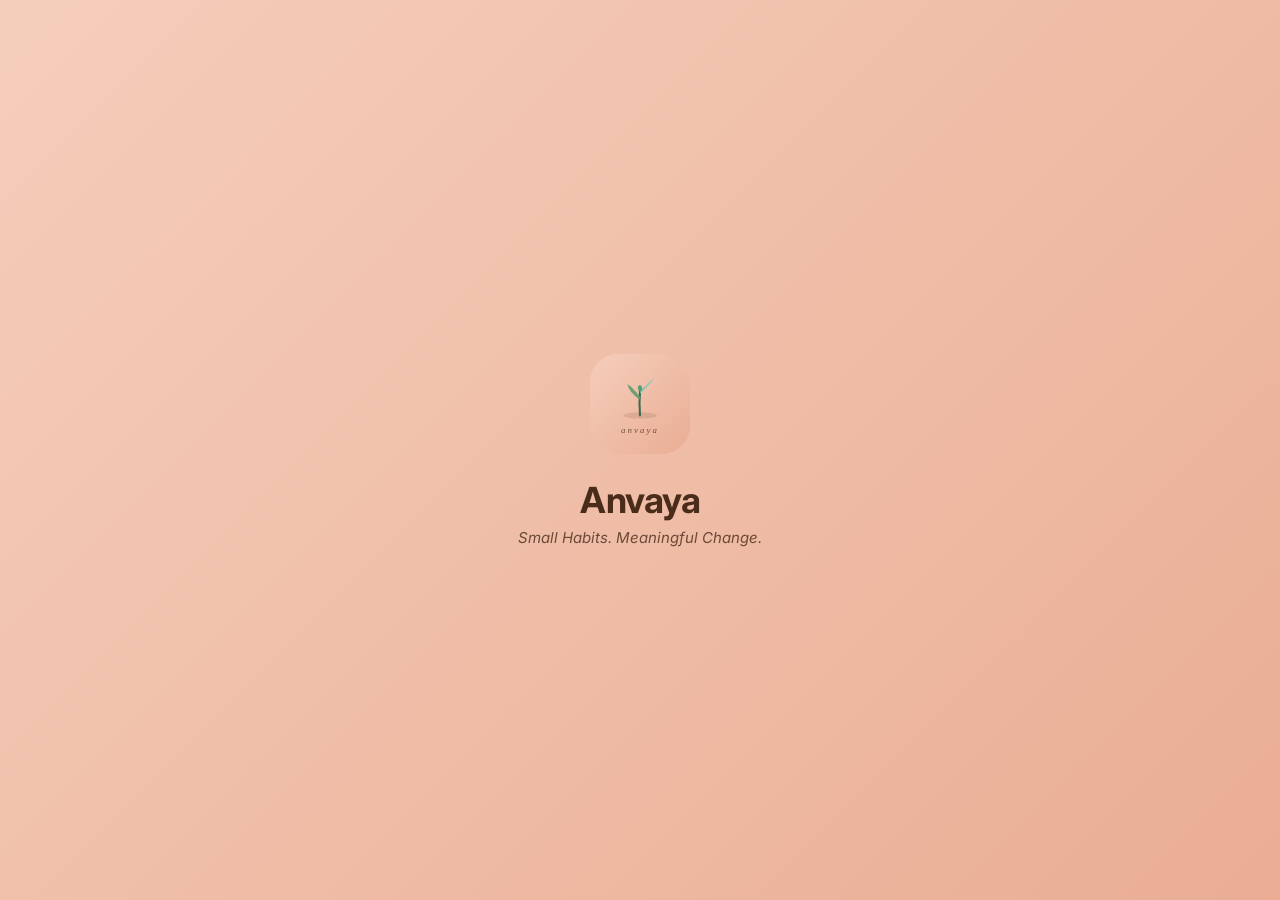
<file: docs/index.html>
<!DOCTYPE html>
<html lang="en">
<head>
    <meta charset="UTF-8">
    <meta name="viewport" content="width=device-width, initial-scale=1.0, user-scalable=no, viewport-fit=cover">
    <meta name="apple-mobile-web-app-capable" content="yes">
    <meta name="apple-mobile-web-app-status-bar-style" content="black-translucent">
    <meta name="apple-mobile-web-app-title" content="Anvaya">
    <meta name="theme-color" id="themeColor" content="#FAF7F2">
    <title>Anvaya</title>
    <link rel="manifest" href="manifest.json">
    <link rel="apple-touch-icon" sizes="180x180" href="icons/icon-180.png">
    <link rel="icon" type="image/png" sizes="192x192" href="icons/icon-192.png">
    <link rel="icon" type="image/svg+xml" href="icons/icon-192.svg">
    <link rel="preconnect" href="https://fonts.googleapis.com">
    <link rel="preconnect" href="https://fonts.gstatic.com" crossorigin>
    <link href="https://fonts.googleapis.com/css2?family=Inter:wght@400;500;600;700&display=swap" rel="stylesheet">
    <link rel="stylesheet" href="style.css">
</head>
<body>

    <!-- Splash Screen -->
    <div id="splashScreen" class="splash" onclick="app.dismissSplash()">
        <div class="splash-content">
            <img src="icons/icon-192.svg" class="splash-icon" alt="Anvaya">
            <h1 class="splash-title">Anvaya</h1>
            <p class="splash-tagline">Small Habits. Meaningful Change.</p>
        </div>
    </div>

    <!-- Onboarding -->
    <div id="onboarding" class="onboarding hidden">
        <div id="onboardingContent">
            <!-- Rendered by JS -->
        </div>
    </div>

    <!-- Main App -->
    <div id="app" class="hidden">
        <!-- Main Content (swapped by tabs) -->
        <main id="mainContent">
            <!-- Rendered by JS -->
        </main>

        <!-- Bottom Tab Bar -->
        <nav id="tabBar" class="tab-bar">
            <button class="tab active" data-tab="today" onclick="app.switchTab('today')">
                <svg class="tab-icon" viewBox="0 0 24 24" fill="none" stroke="currentColor" stroke-width="1.8" stroke-linecap="round" stroke-linejoin="round">
                    <rect x="3" y="4" width="18" height="18" rx="3"/>
                    <path d="M3 10h18"/><path d="M9 2v4"/><path d="M15 2v4"/>
                    <path d="M9 15l2 2 4-4" stroke-width="2"/>
                </svg>
                <span class="tab-label">Today</span>
            </button>
            <button class="tab" data-tab="activities" onclick="app.switchTab('activities')">
                <svg class="tab-icon" viewBox="0 0 24 24" fill="none" stroke="currentColor" stroke-width="1.8" stroke-linecap="round" stroke-linejoin="round">
                    <rect x="3" y="3" width="7" height="7" rx="2"/><rect x="14" y="3" width="7" height="7" rx="2"/>
                    <rect x="3" y="14" width="7" height="7" rx="2"/><rect x="14" y="14" width="7" height="7" rx="2"/>
                </svg>
                <span class="tab-label">Activities</span>
            </button>
            <button class="tab" data-tab="profile" onclick="app.switchTab('profile')">
                <svg class="tab-icon" viewBox="0 0 24 24" fill="none" stroke="currentColor" stroke-width="1.8" stroke-linecap="round" stroke-linejoin="round">
                    <circle cx="12" cy="8" r="4"/><path d="M4 21v-1a6 6 0 0112 0v1"/>
                </svg>
                <span class="tab-label" id="profileTabLabel">Profile</span>
            </button>
        </nav>
    </div>

    <!-- Log Entry Modal -->
    <div class="modal-overlay" id="modalOverlay" onclick="app.closeModal()">
        <div class="modal" onclick="event.stopPropagation()">
            <div class="modal-header">
                <button class="modal-close" onclick="app.closeModal()">Cancel</button>
                <h2 class="modal-title" id="modalTitle"></h2>
                <div style="width:60px"></div>
            </div>
            <div class="modal-body" id="modalBody"></div>
        </div>
    </div>

    <!-- Edit Activity Modal -->
    <div class="modal-overlay" id="editActivityOverlay" onclick="app.closeEditActivity()">
        <div class="modal modal-full" onclick="event.stopPropagation()">
            <div class="modal-header">
                <button class="modal-close" onclick="app.closeEditActivity()">Cancel</button>
                <h2 class="modal-title" id="editActivityTitle">New Activity</h2>
                <button class="modal-action" onclick="app.saveActivity()">Save</button>
            </div>
            <div class="modal-body" id="editActivityBody"></div>
        </div>
    </div>

    <!-- More Activities Modal -->
    <div class="modal-overlay" id="moreOverlay" onclick="app.closeMore()">
        <div class="modal" onclick="event.stopPropagation()">
            <div class="modal-header">
                <button class="modal-close" onclick="app.closeMore()">Done</button>
                <h2 class="modal-title">Add for Today</h2>
                <div style="width:60px"></div>
            </div>
            <div class="modal-body" id="moreBody"></div>
        </div>
    </div>

    <!-- Action Sheet (long-press on tile) -->
    <div class="modal-overlay" id="actionSheetOverlay" onclick="app.closeActionSheet()">
        <div class="action-sheet" onclick="event.stopPropagation()">
            <div class="action-sheet-header" id="actionSheetHeader"></div>
            <div id="actionSheetBody"></div>
            <button class="action-sheet-cancel" onclick="app.closeActionSheet()">Cancel</button>
        </div>
    </div>

    <script src="icons.js"></script>
    <script src="store.js"></script>
    <script src="app.js"></script>
    <script>
        if ('serviceWorker' in navigator) {
            navigator.serviceWorker.register('sw.js').then(reg => {
                // Check for updates every time the app loads
                reg.update();

                // When a new service worker is waiting, activate it
                reg.addEventListener('updatefound', () => {
                    const newWorker = reg.installing;
                    newWorker.addEventListener('statechange', () => {
                        if (newWorker.state === 'activated') {
                            // New version active — reload to show it
                            // Only reload if this isn't the first install
                            if (reg.active) {
                                window.location.reload();
                            }
                        }
                    });
                });
            });

            // If a new SW took over, reload to get fresh content
            let refreshing = false;
            navigator.serviceWorker.addEventListener('controllerchange', () => {
                if (!refreshing) {
                    refreshing = true;
                    window.location.reload();
                }
            });
        }
    </script>
</body>
</html>
</file>
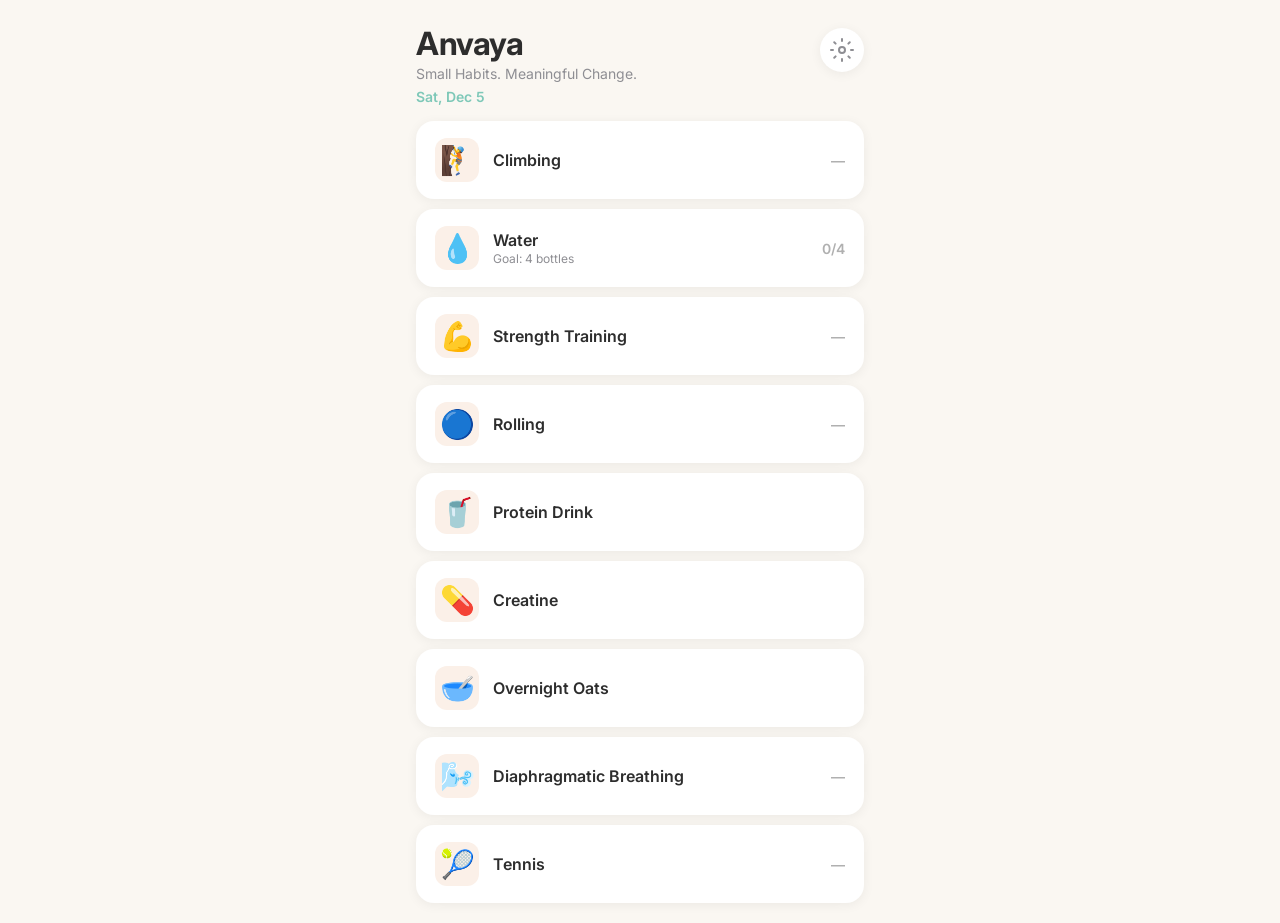
<file: web/index.html>
<!DOCTYPE html>
<html lang="en">
<head>
    <meta charset="UTF-8">
    <meta name="viewport" content="width=device-width, initial-scale=1.0, user-scalable=no, viewport-fit=cover">
    <meta name="apple-mobile-web-app-capable" content="yes">
    <meta name="apple-mobile-web-app-status-bar-style" content="default">
    <meta name="apple-mobile-web-app-title" content="Anvaya">
    <meta name="theme-color" content="#FAF7F2">
    <title>Anvaya</title>
    <link rel="manifest" href="manifest.json">
    <link rel="apple-touch-icon" href="icons/icon-192.png">
    <link rel="preconnect" href="https://fonts.googleapis.com">
    <link rel="preconnect" href="https://fonts.gstatic.com" crossorigin>
    <link href="https://fonts.googleapis.com/css2?family=Inter:wght@400;500;600;700&display=swap" rel="stylesheet">
    <link rel="stylesheet" href="style.css">
</head>
<body>
    <div id="app">
        <!-- Header -->
        <header class="app-header">
            <div class="header-content">
                <h1 class="app-title">Anvaya</h1>
                <p class="app-subtitle">Small Habits. Meaningful Change.</p>
                <p class="app-date" id="todayDate"></p>
            </div>
            <button class="settings-btn" onclick="app.showSettings()" aria-label="Settings">
                <svg width="24" height="24" viewBox="0 0 24 24" fill="none" stroke="currentColor" stroke-width="2" stroke-linecap="round" stroke-linejoin="round">
                    <circle cx="12" cy="12" r="3"></circle>
                    <path d="M12 1v2M12 21v2M4.22 4.22l1.42 1.42M18.36 18.36l1.42 1.42M1 12h2M21 12h2M4.22 19.78l1.42-1.42M18.36 5.64l1.42-1.42"></path>
                </svg>
            </button>
        </header>

        <!-- Activity List -->
        <main class="activity-list" id="activityList">
            <!-- Rendered by JS -->
        </main>

        <!-- Bottom safe area spacer for iOS -->
        <div class="bottom-spacer"></div>
    </div>

    <!-- Log Entry Modal -->
    <div class="modal-overlay" id="modalOverlay" onclick="app.closeModal()">
        <div class="modal" onclick="event.stopPropagation()">
            <div class="modal-header">
                <button class="modal-close" onclick="app.closeModal()">Cancel</button>
                <h2 class="modal-title" id="modalTitle"></h2>
                <div style="width:60px"></div>
            </div>
            <div class="modal-body" id="modalBody">
                <!-- Rendered by JS -->
            </div>
        </div>
    </div>

    <!-- Settings Modal -->
    <div class="modal-overlay" id="settingsOverlay" onclick="app.closeSettings()">
        <div class="modal modal-full" onclick="event.stopPropagation()">
            <div class="modal-header">
                <button class="modal-close" onclick="app.closeSettings()">Done</button>
                <h2 class="modal-title">Settings</h2>
                <button class="modal-action" onclick="app.showAddActivity()">+ New</button>
            </div>
            <div class="modal-body" id="settingsBody">
                <!-- Rendered by JS -->
            </div>
        </div>
    </div>

    <!-- Add/Edit Activity Modal -->
    <div class="modal-overlay" id="editActivityOverlay" onclick="app.closeEditActivity()">
        <div class="modal modal-full" onclick="event.stopPropagation()">
            <div class="modal-header">
                <button class="modal-close" onclick="app.closeEditActivity()">Cancel</button>
                <h2 class="modal-title" id="editActivityTitle">New Activity</h2>
                <button class="modal-action" id="editActivitySave" onclick="app.saveActivity()">Save</button>
            </div>
            <div class="modal-body" id="editActivityBody">
                <!-- Rendered by JS -->
            </div>
        </div>
    </div>

    <script src="store.js"></script>
    <script src="app.js"></script>
    <script>
        if ('serviceWorker' in navigator) {
            navigator.serviceWorker.register('sw.js');
        }
    </script>
</body>
</html>
</file>
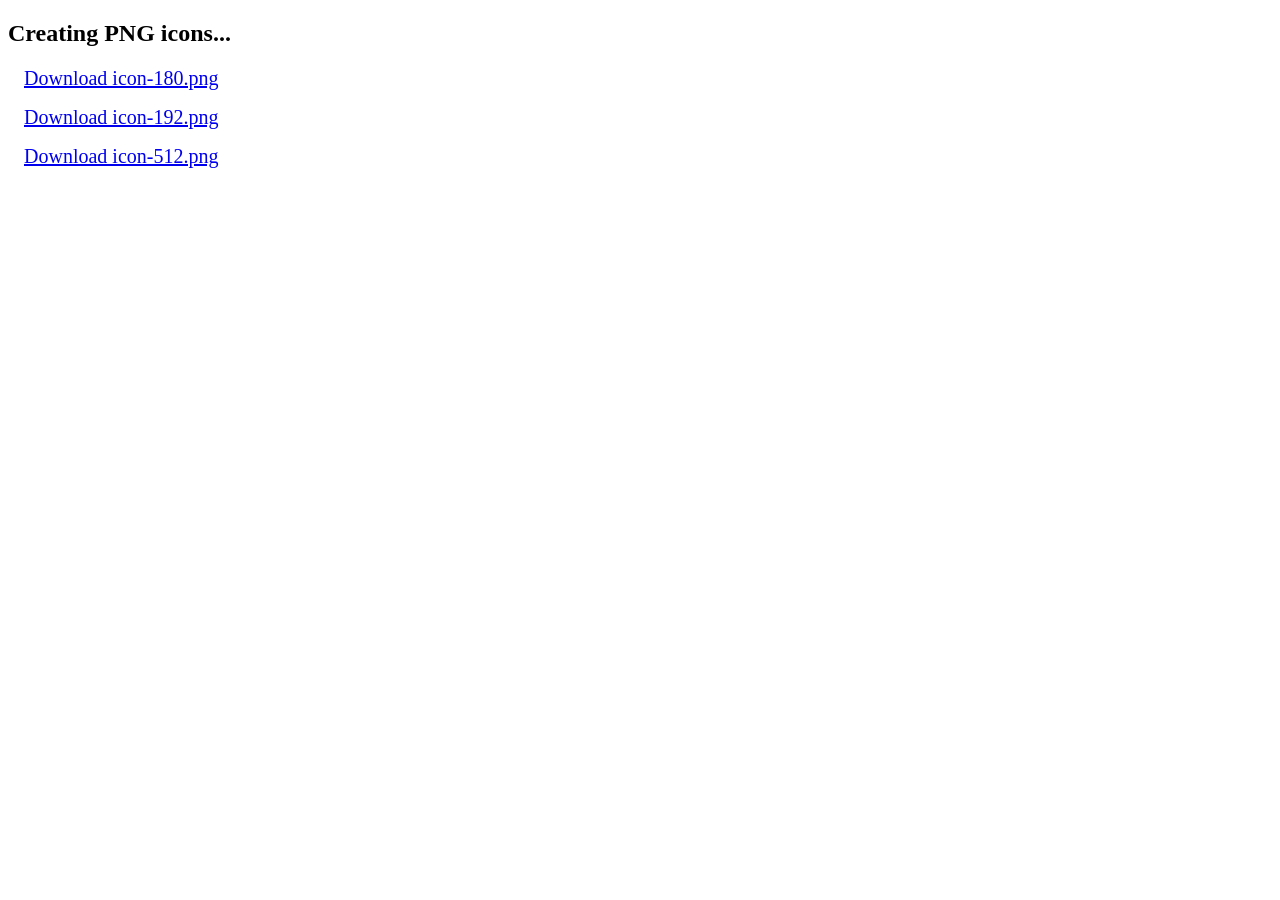
<file: docs/icons/create-png.html>
<!DOCTYPE html>
<html>
<head><title>Create PNG Icons</title></head>
<body>
<h2>Creating PNG icons...</h2>
<div id="status"></div>
<script>
const svgContent = `<svg xmlns="http://www.w3.org/2000/svg" width="512" height="512" viewBox="0 0 192 192">
  <defs>
    <linearGradient id="bg" x1="0%" y1="0%" x2="100%" y2="100%">
      <stop offset="0%" style="stop-color:#F5CEBB"/>
      <stop offset="100%" style="stop-color:#EAAD94"/>
    </linearGradient>
  </defs>
  <rect width="192" height="192" rx="42" fill="url(#bg)"/>
  <ellipse cx="96" cy="118" rx="32" ry="6" fill="#4A2C1A" opacity="0.12"/>
  <path d="M 96 118 Q 94 95 96 70" stroke="#3D6B4F" stroke-width="4" fill="none" stroke-linecap="round"/>
  <path d="M 96 88 Q 74 72 72 58 Q 80 62 96 82" fill="#5A9E6F" opacity="0.9"/>
  <path d="M 96 76 Q 118 56 124 44 Q 118 52 96 70" fill="#7EC8B8" opacity="0.9"/>
  <ellipse cx="96" cy="66" rx="4" ry="6" fill="#5A9E6F" transform="rotate(-5, 96, 66)"/>
  <text x="96" y="152" font-family="Georgia, serif" font-size="17" font-style="italic"
        fill="#4A2C1A" text-anchor="middle" letter-spacing="4" opacity="0.75">anvaya</text>
</svg>`;

const sizes = [180, 192, 512];
const status = document.getElementById('status');

sizes.forEach(size => {
    const canvas = document.createElement('canvas');
    canvas.width = size;
    canvas.height = size;
    const ctx = canvas.getContext('2d');
    const img = new Image();
    const blob = new Blob([svgContent], {type: 'image/svg+xml;charset=utf-8'});
    const url = URL.createObjectURL(blob);
    img.onload = () => {
        ctx.drawImage(img, 0, 0, size, size);
        URL.revokeObjectURL(url);
        const link = document.createElement('a');
        link.download = 'icon-' + size + '.png';
        link.href = canvas.toDataURL('image/png');
        link.textContent = 'Download icon-' + size + '.png';
        link.style.display = 'block';
        link.style.fontSize = '20px';
        link.style.margin = '16px';
        status.appendChild(link);
        // Auto-click to download
        link.click();
    };
    img.src = url;
});
</script>
</body>
</html>
</file>
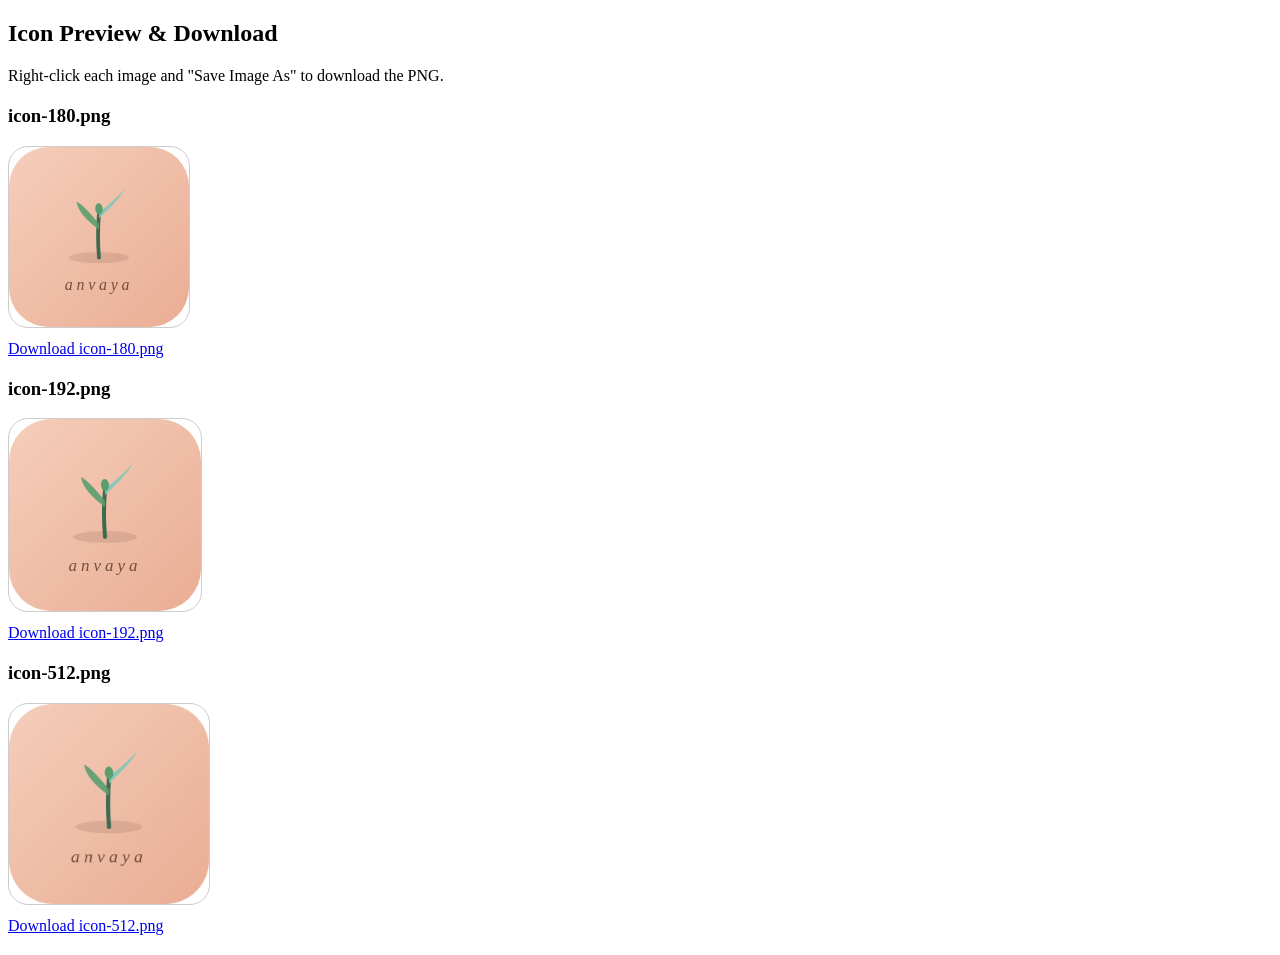
<file: docs/icons/generate.html>
<!DOCTYPE html>
<html>
<head><title>Generate Icons</title></head>
<body>
<h2>Icon Preview & Download</h2>
<p>Right-click each image and "Save Image As" to download the PNG.</p>
<div id="previews"></div>
<script>
const sizes = [180, 192, 512];
const svgUrl = 'icon-192.svg';

fetch(svgUrl).then(r => r.text()).then(svgText => {
    sizes.forEach(size => {
        const canvas = document.createElement('canvas');
        canvas.width = size;
        canvas.height = size;
        const ctx = canvas.getContext('2d');
        const img = new Image();
        const blob = new Blob([svgText], {type: 'image/svg+xml'});
        const url = URL.createObjectURL(blob);
        img.onload = () => {
            ctx.drawImage(img, 0, 0, size, size);
            URL.revokeObjectURL(url);

            const png = canvas.toDataURL('image/png');
            const container = document.createElement('div');
            container.style.margin = '20px 0';

            const label = document.createElement('h3');
            label.textContent = `icon-${size}.png`;
            container.appendChild(label);

            const preview = document.createElement('img');
            preview.src = png;
            preview.style.width = size > 200 ? '200px' : size + 'px';
            preview.style.border = '1px solid #ccc';
            preview.style.borderRadius = '20px';
            container.appendChild(preview);

            const link = document.createElement('a');
            link.href = png;
            link.download = `icon-${size}.png`;
            link.textContent = ` Download icon-${size}.png`;
            link.style.display = 'block';
            link.style.marginTop = '8px';
            container.appendChild(link);

            document.getElementById('previews').appendChild(container);
        };
        img.src = url;
    });
});
</script>
</body>
</html>
</file>
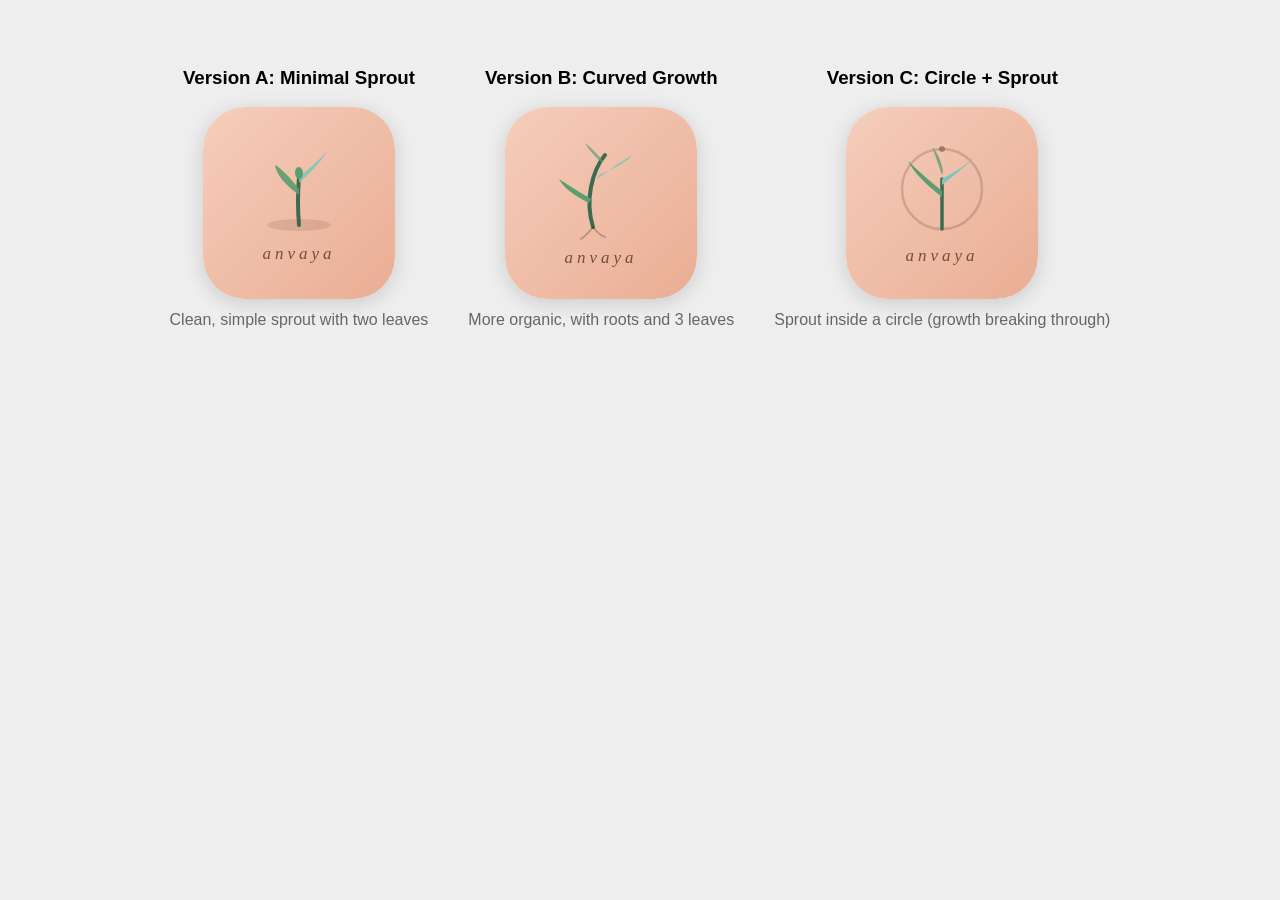
<file: docs/icons/preview-sprout.html>
<!DOCTYPE html>
<html>
<head>
<title>Anvaya Icon Preview - Rising Sprout</title>
<style>
  body { background: #eee; display: flex; flex-wrap: wrap; gap: 40px; padding: 40px; font-family: sans-serif; justify-content: center; }
  .preview { text-align: center; }
  .preview p { margin-top: 8px; color: #666; }
  svg { border-radius: 42px; box-shadow: 0 4px 20px rgba(0,0,0,0.15); }
</style>
</head>
<body>

<div class="preview">
  <h3>Version A: Minimal Sprout</h3>
  <svg width="192" height="192" viewBox="0 0 192 192">
    <defs>
      <linearGradient id="bgA" x1="0%" y1="0%" x2="100%" y2="100%">
        <stop offset="0%" style="stop-color:#F5CEBB"/>
        <stop offset="100%" style="stop-color:#EAAD94"/>
      </linearGradient>
    </defs>
    <rect width="192" height="192" rx="42" fill="url(#bgA)"/>

    <!-- Ground arc -->
    <ellipse cx="96" cy="118" rx="32" ry="6" fill="#4A2C1A" opacity="0.12"/>

    <!-- Stem -->
    <path d="M 96 118 Q 94 95 96 70" stroke="#3D6B4F" stroke-width="4" fill="none" stroke-linecap="round"/>

    <!-- Left leaf -->
    <path d="M 96 88 Q 74 72 72 58 Q 80 62 96 82" fill="#5A9E6F" opacity="0.9"/>

    <!-- Right leaf -->
    <path d="M 96 76 Q 118 56 124 44 Q 118 52 96 70" fill="#7EC8B8" opacity="0.9"/>

    <!-- Tiny top bud -->
    <ellipse cx="96" cy="66" rx="4" ry="6" fill="#5A9E6F" transform="rotate(-5, 96, 66)"/>

    <!-- anvaya text -->
    <text x="96" y="152" font-family="Georgia, serif" font-size="17" font-style="italic"
          fill="#4A2C1A" text-anchor="middle" letter-spacing="4" opacity="0.75">anvaya</text>
  </svg>
  <p>Clean, simple sprout with two leaves</p>
</div>

<div class="preview">
  <h3>Version B: Curved Growth</h3>
  <svg width="192" height="192" viewBox="0 0 192 192">
    <defs>
      <linearGradient id="bgB" x1="0%" y1="0%" x2="100%" y2="100%">
        <stop offset="0%" style="stop-color:#F5CEBB"/>
        <stop offset="100%" style="stop-color:#EAAD94"/>
      </linearGradient>
    </defs>
    <rect width="192" height="192" rx="42" fill="url(#bgB)"/>

    <!-- Curved stem growing upward -->
    <path d="M 88 120 Q 82 100 86 80 Q 90 60 100 48" stroke="#3D6B4F" stroke-width="4" fill="none" stroke-linecap="round"/>

    <!-- Leaf 1 - left, lower -->
    <path d="M 84 96 Q 60 84 54 72 Q 66 80 86 92" fill="#5A9E6F"/>

    <!-- Leaf 2 - right, upper -->
    <path d="M 92 72 Q 116 54 128 48 Q 118 58 94 68" fill="#7EC8B8"/>

    <!-- Leaf 3 - small left at top -->
    <path d="M 97 56 Q 84 44 80 36 Q 88 42 98 54" fill="#5A9E6F" opacity="0.7"/>

    <!-- Small root lines -->
    <path d="M 88 120 Q 82 128 76 132" stroke="#4A2C1A" stroke-width="2" fill="none" stroke-linecap="round" opacity="0.3"/>
    <path d="M 88 120 Q 94 128 100 130" stroke="#4A2C1A" stroke-width="2" fill="none" stroke-linecap="round" opacity="0.3"/>

    <!-- anvaya text -->
    <text x="96" y="156" font-family="Georgia, serif" font-size="17" font-style="italic"
          fill="#4A2C1A" text-anchor="middle" letter-spacing="4" opacity="0.75">anvaya</text>
  </svg>
  <p>More organic, with roots and 3 leaves</p>
</div>

<div class="preview">
  <h3>Version C: Circle + Sprout</h3>
  <svg width="192" height="192" viewBox="0 0 192 192">
    <defs>
      <linearGradient id="bgC" x1="0%" y1="0%" x2="100%" y2="100%">
        <stop offset="0%" style="stop-color:#F5CEBB"/>
        <stop offset="100%" style="stop-color:#EAAD94"/>
      </linearGradient>
    </defs>
    <rect width="192" height="192" rx="42" fill="url(#bgC)"/>

    <!-- Circle frame -->
    <circle cx="96" cy="82" r="40" fill="none" stroke="#4A2C1A" stroke-width="2.5" opacity="0.2"/>

    <!-- Stem from bottom of circle -->
    <path d="M 96 122 Q 96 100 96 72" stroke="#3D6B4F" stroke-width="3.5" fill="none" stroke-linecap="round"/>

    <!-- Left leaf curving out of circle -->
    <path d="M 96 90 Q 70 70 62 54 Q 74 66 96 84" fill="#5A9E6F"/>

    <!-- Right leaf curving out of circle -->
    <path d="M 96 78 Q 122 58 132 46 Q 122 58 96 72" fill="#7EC8B8"/>

    <!-- Top small leaf/bud breaking out of circle -->
    <path d="M 96 68 Q 90 50 86 40 Q 94 48 97 64" fill="#5A9E6F" opacity="0.8"/>

    <!-- Dot at top (bindu - Sanskrit element) -->
    <circle cx="96" cy="42" r="3" fill="#4A2C1A" opacity="0.4"/>

    <!-- anvaya text -->
    <text x="96" y="154" font-family="Georgia, serif" font-size="17" font-style="italic"
          fill="#4A2C1A" text-anchor="middle" letter-spacing="4" opacity="0.75">anvaya</text>
  </svg>
  <p>Sprout inside a circle (growth breaking through)</p>
</div>

</body>
</html>
</file>
<file: docs/style.css>
/* ===== Design Tokens ===== */
:root {
    --bg: #FAF7F2;
    --bg-card: #FFFFFF;
    --bg-card-logged: #F0FAF6;
    --mint: #7EC8B8;
    --mint-light: #E8F6F1;
    --mint-dark: #5AA898;
    --lavender: #C4B4D8;
    --lavender-light: #F0EBF5;
    --peach: #F0D5C0;
    --peach-light: #FBF0E8;
    --text-primary: #2D2D2D;
    --text-secondary: #8E8E93;
    --text-light: #B0B0B0;
    --border: #E8E4DF;
    --danger: #D4836A;
    --shadow: 0 2px 12px rgba(0,0,0,0.06);
    --shadow-lg: 0 8px 30px rgba(0,0,0,0.1);
    --radius: 18px;
    --radius-sm: 12px;
    --radius-pill: 50px;
    --squircle: 24px 26px 24px 26px / 26px 24px 26px 24px;
    --font: 'Inter', -apple-system, BlinkMacSystemFont, 'Segoe UI', sans-serif;
    --tab-height: 64px;
}

/* ===== Reset ===== */
* { margin: 0; padding: 0; box-sizing: border-box; -webkit-tap-highlight-color: transparent; }

body {
    font-family: var(--font);
    background: var(--bg);
    color: var(--text-primary);
    min-height: 100vh;
    min-height: 100dvh;
    overflow-x: hidden;
    -webkit-font-smoothing: antialiased;
}

.hidden { display: none !important; }

/* ===== Splash Screen ===== */
.splash {
    position: fixed;
    inset: 0;
    z-index: 999;
    background: linear-gradient(135deg, #F5CEBB 0%, #EAAD94 100%);
    display: flex;
    align-items: center;
    justify-content: center;
    transition: opacity 0.6s ease, transform 0.6s ease;
}

.splash.dismissing { opacity: 0; transform: scale(1.05); }
.splash-content { text-align: center; }
.splash-icon { width: 100px; height: 100px; border-radius: 28px; margin-bottom: 20px; }
.splash-title { font-size: 36px; font-weight: 700; color: #4A2C1A; letter-spacing: -0.5px; }
.splash-tagline { font-size: 15px; color: #6B4A38; margin-top: 6px; font-style: italic; }

/* ===== Onboarding ===== */
.onboarding {
    position: fixed; inset: 0; z-index: 998;
    background: var(--bg);
    overflow-y: auto;
    -webkit-overflow-scrolling: touch;
}

.onboarding-card {
    width: 100%; max-width: 400px; text-align: center;
    margin: 0 auto;
    padding: 24px;
    min-height: 100vh; min-height: 100dvh;
    display: flex; flex-direction: column; align-items: center; justify-content: center;
}

.onboarding-schedule {
    width: 100%; max-width: 440px;
    margin: 0 auto;
    padding: 0 16px;
    padding-bottom: 40px;
}

.onboarding-schedule-header {
    text-align: center;
    padding: 24px 0 8px;
    position: sticky;
    top: 0;
    background: var(--bg);
    z-index: 2;
    padding-top: env(safe-area-inset-top, 24px);
}

.onboarding-schedule-list {
    padding-top: 8px;
}

.onboarding-schedule-footer {
    padding: 16px 0 env(safe-area-inset-bottom, 20px);
    position: sticky;
    bottom: 0;
    background: linear-gradient(to top, var(--bg) 70%, transparent);
    padding-top: 24px;
}

.onboarding-step { margin-bottom: 24px; }
.onboarding-step-label { font-size: 13px; color: var(--text-secondary); font-weight: 600; text-transform: uppercase; letter-spacing: 1px; margin-bottom: 8px; }
.onboarding h2 { font-size: 26px; font-weight: 700; margin: 8px 0 8px; }
.onboarding p { font-size: 15px; color: var(--text-secondary); margin-bottom: 16px; line-height: 1.4; }

.onboarding-input {
    width: 100%; padding: 16px;
    border: 2px solid var(--border); border-radius: var(--radius-sm);
    font-size: 18px; font-family: var(--font);
    text-align: center; background: var(--bg-card); outline: none;
    transition: border-color 0.2s;
}

.onboarding-input:focus { border-color: var(--mint); }

.onboarding-btn {
    background: var(--mint); color: white; border: none;
    border-radius: var(--radius-sm); padding: 16px 32px;
    font-size: 16px; font-weight: 600; font-family: var(--font);
    cursor: pointer; margin-top: 20px; width: 100%;
    transition: transform 0.15s;
}

.onboarding-btn:active { transform: scale(0.97); }
.onboarding-btn:disabled { background: var(--border); color: var(--text-light); }

.onboarding-skip {
    background: none; border: none; color: var(--text-secondary);
    font-size: 14px; font-family: var(--font); cursor: pointer;
    margin-top: 12px; padding: 8px;
}

/* Cadence presets */
.cadence-presets { display: flex; flex-wrap: wrap; gap: 8px; justify-content: center; margin-bottom: 12px; }

.cadence-preset-btn {
    background: var(--bg-card); border: 1.5px solid var(--border);
    border-radius: var(--radius-pill); padding: 8px 16px;
    font-size: 13px; font-weight: 500; font-family: var(--font);
    cursor: pointer; transition: all 0.15s;
}

.cadence-preset-btn.selected { background: var(--mint); border-color: var(--mint); color: white; }

/* Day bubbles */
.day-bubbles { display: flex; gap: 6px; justify-content: center; margin: 8px 0; }

.day-bubble {
    width: 36px; height: 36px; border-radius: 50%;
    border: 1.5px solid var(--border); background: var(--bg-card);
    display: flex; align-items: center; justify-content: center;
    font-size: 12px; font-weight: 600; color: var(--text-secondary);
    cursor: pointer; transition: all 0.15s;
}

.day-bubble.active { background: var(--mint); border-color: var(--mint); color: white; }

/* Onboarding activity card */
.onboarding-activity {
    background: var(--bg-card);
    border-radius: var(--radius);
    padding: 16px; margin-bottom: 12px;
    box-shadow: var(--shadow);
    text-align: left;
    border: 1px solid rgba(0,0,0,0.04);
}

.onboarding-activity-header {
    display: flex; align-items: center; gap: 10px; margin-bottom: 12px;
}

.onboarding-activity-icon {
    width: 32px; height: 32px; color: var(--mint);
    flex-shrink: 0;
}

.onboarding-activity-name {
    font-size: 16px; font-weight: 600;
    overflow: hidden; text-overflow: ellipsis;
}

/* ===== Main App ===== */
#app {
    max-width: 480px; margin: 0 auto;
    min-height: 100vh; min-height: 100dvh;
    display: flex; flex-direction: column;
}

#mainContent {
    flex: 1; overflow-y: auto;
    padding-bottom: calc(var(--tab-height) + env(safe-area-inset-bottom, 20px) + 16px);
}

/* ===== Tab Bar ===== */
.tab-bar {
    position: fixed; bottom: 0; left: 0; right: 0;
    height: calc(var(--tab-height) + env(safe-area-inset-bottom, 0px));
    padding-bottom: env(safe-area-inset-bottom, 0px);
    background: rgba(250, 247, 242, 0.85);
    backdrop-filter: blur(20px); -webkit-backdrop-filter: blur(20px);
    border-top: 1px solid var(--border);
    display: flex; justify-content: space-around; align-items: flex-start;
    max-width: 480px; margin: 0 auto; z-index: 50;
}

.tab {
    flex: 1; background: none; border: none;
    display: flex; flex-direction: column; align-items: center;
    padding: 8px 0 4px; cursor: pointer;
    color: var(--text-light); transition: color 0.2s;
}

.tab.active { color: var(--mint); }
.tab-icon { width: 24px; height: 24px; }
.tab-label { font-size: 11px; font-weight: 500; margin-top: 3px; font-family: var(--font); }

/* ===== Today Header ===== */
.today-header {
    position: relative;
    padding: calc(env(safe-area-inset-top, 44px) + 8px) 20px 16px;
    border-radius: 0 0 28px 28px; overflow: hidden; margin-bottom: 16px;
}

.today-header.morning { background: linear-gradient(135deg, #FDE8D0 0%, #FCE4BC 50%, #E8F5E9 100%); }
.today-header.afternoon { background: linear-gradient(135deg, #D4EDFC 0%, #E8F6F1 50%, #FFF9E6 100%); }
.today-header.evening { background: linear-gradient(135deg, #E8D5F0 0%, #F0C8A8 50%, #F5D0C0 100%); }
.today-header.night { background: linear-gradient(135deg, #2D3452 0%, #3D4568 50%, #4A3B6B 100%); }
.today-header.night .greeting-text,
.today-header.night .greeting-date,
.today-header.night .progress-text { color: #E0D8F0; }

.scene-elements { position: absolute; inset: 0; pointer-events: none; overflow: hidden; }

.header-top {
    display: flex; align-items: center; gap: 8px;
    margin-bottom: 8px; position: relative; z-index: 1;
}

.header-logo { width: 28px; height: 28px; border-radius: 8px; }

.greeting-date { font-size: 13px; color: var(--text-secondary); font-weight: 500; }

.greeting-text {
    font-size: 24px; font-weight: 700; color: var(--text-primary);
    position: relative; z-index: 1; line-height: 1.2;
}

.daily-progress { margin-top: 12px; position: relative; z-index: 1; }
.progress-text { font-size: 13px; color: var(--text-secondary); font-weight: 500; margin-bottom: 6px; }

.progress-bar-bg { height: 6px; background: rgba(0,0,0,0.06); border-radius: 3px; overflow: hidden; }
.progress-bar-fill { height: 100%; background: var(--mint); border-radius: 3px; transition: width 0.5s ease; }

/* ===== Squircle Tiles ===== */
.tile-grid { display: grid; grid-template-columns: 1fr 1fr; gap: 12px; padding: 0 16px; }

.tile {
    position: relative; background: var(--bg-card);
    border-radius: var(--squircle); padding: 16px 14px;
    min-height: 130px; display: flex; flex-direction: column;
    box-shadow: var(--shadow); cursor: pointer; overflow: hidden;
    transition: transform 0.15s; touch-action: pan-y;
}

.tile:active { transform: scale(0.96); }

.tile-fill {
    position: absolute; bottom: 0; left: 0; right: 0;
    background: linear-gradient(to top, var(--mint-light), rgba(232, 246, 241, 0.3));
    transition: height 0.5s ease;
    border-radius: 0 0 24px 24px; pointer-events: none;
}

.tile.complete .tile-fill { background: linear-gradient(to top, var(--mint-light), var(--mint-light)); }

.tile-icon { width: 28px; height: 28px; color: var(--mint); margin-bottom: 8px; position: relative; z-index: 1; }
.tile.complete .tile-icon { color: var(--mint-dark); }

.tile-name {
    font-size: 14px; font-weight: 600; color: var(--text-primary);
    position: relative; z-index: 1; line-height: 1.3;
}

.tile-status {
    font-size: 13px; color: var(--text-secondary); margin-top: auto;
    padding-top: 8px; position: relative; z-index: 1; font-weight: 500;
}

.tile.complete .tile-status { color: var(--mint-dark); font-weight: 600; }

.tile.more-tile {
    border: 2px dashed var(--border); background: transparent;
    box-shadow: none; align-items: center; justify-content: center;
    color: var(--text-secondary); min-height: 130px;
}

.more-tile-icon {
    width: 32px; height: 32px; border-radius: 50%;
    border: 2px solid var(--border);
    display: flex; align-items: center; justify-content: center;
    font-size: 20px; margin-bottom: 6px; color: var(--text-light);
}

.more-tile-label { font-size: 13px; font-weight: 500; }

/* ===== Activities Tab ===== */
.activities-header { padding: 20px; padding-top: calc(env(safe-area-inset-top, 44px) + 12px); display: flex; justify-content: space-between; align-items: center; }
.activities-title { font-size: 26px; font-weight: 700; }

.add-activity-btn {
    background: var(--mint); color: white; border: none;
    border-radius: var(--radius-pill); padding: 10px 18px;
    font-size: 14px; font-weight: 600; font-family: var(--font);
    cursor: pointer; transition: transform 0.15s;
}

.add-activity-btn:active { transform: scale(0.95); }

.activity-list-item {
    display: flex; align-items: center; gap: 12px;
    padding: 14px 20px; cursor: pointer;
    transition: background 0.15s;
    border-bottom: 1px solid var(--border);
}

.activity-list-item:active { background: var(--peach-light); }

.activity-list-icon {
    width: 36px; height: 36px; color: var(--mint);
    background: var(--mint-light); border-radius: 10px;
    padding: 6px; flex-shrink: 0;
}

.activity-list-info { flex: 1; }
.activity-list-name { font-size: 15px; font-weight: 600; }

.activity-list-meta {
    font-size: 12px; color: var(--text-secondary); margin-top: 2px;
    display: flex; gap: 8px; align-items: center;
}

.activity-list-dots { display: flex; gap: 3px; }
.activity-list-dot { width: 6px; height: 6px; border-radius: 50%; background: var(--border); }
.activity-list-dot.active { background: var(--mint); }

.section-title {
    font-size: 13px; font-weight: 600; color: var(--text-secondary);
    text-transform: uppercase; letter-spacing: 0.5px; padding: 16px 20px 8px;
}

/* ===== Profile Tab ===== */
.profile-view { padding: 20px; padding-top: calc(env(safe-area-inset-top, 44px) + 12px); text-align: center; }

.profile-avatar {
    width: 80px; height: 80px; border-radius: 50%;
    background: var(--peach-light);
    display: flex; align-items: center; justify-content: center;
    margin: 24px auto 16px; font-size: 36px; color: var(--danger);
}

.profile-name { font-size: 24px; font-weight: 700; margin-bottom: 4px; }
.profile-since { font-size: 14px; color: var(--text-secondary); margin-bottom: 32px; }

.profile-stats-placeholder {
    background: var(--bg-card); border-radius: var(--radius);
    padding: 32px 20px; box-shadow: var(--shadow); margin-bottom: 16px;
}

.profile-stats-placeholder h3 { font-size: 16px; margin-bottom: 8px; }
.profile-stats-placeholder p { font-size: 14px; color: var(--text-secondary); }

.profile-action {
    display: block; width: 100%; padding: 14px;
    background: var(--bg-card); border: none; border-radius: var(--radius-sm);
    font-size: 15px; font-family: var(--font); cursor: pointer;
    margin-top: 12px; text-align: center; box-shadow: var(--shadow);
}

.profile-action.edit { color: var(--mint); font-weight: 500; }
.profile-action.danger { color: var(--danger); }

/* ===== Modal (shared) ===== */
.modal-overlay {
    display: none; position: fixed; inset: 0;
    background: rgba(0,0,0,0.3); z-index: 100;
    align-items: flex-end; justify-content: center;
    backdrop-filter: blur(4px); -webkit-backdrop-filter: blur(4px);
}

.modal-overlay.open { display: flex; }

.modal {
    background: var(--bg); border-radius: 24px 24px 0 0;
    width: 100%; max-width: 480px; max-height: 85vh;
    overflow-y: auto;
    padding-bottom: env(safe-area-inset-bottom, 20px);
    animation: slideUp 0.3s ease;
}

.modal-full { max-height: 92vh; }

@keyframes slideUp { from { transform: translateY(100%); } to { transform: translateY(0); } }

.modal-header {
    display: flex; align-items: center; justify-content: space-between;
    padding: 18px 20px 12px; position: sticky; top: 0;
    background: var(--bg); z-index: 1; border-bottom: 1px solid var(--border);
}

.modal-title { font-size: 17px; font-weight: 600; }

.modal-close, .modal-action {
    background: none; border: none; font-size: 15px; font-family: var(--font);
    cursor: pointer; padding: 4px 8px; color: var(--mint); font-weight: 500; min-width: 60px;
}

.modal-close { text-align: left; }
.modal-action { text-align: right; font-weight: 600; }
.modal-body { padding: 20px; }

/* ===== Log Entry ===== */
.log-icon { text-align: center; margin-bottom: 16px; color: var(--mint); }
.log-icon svg { width: 56px; height: 56px; }
.log-section-title { font-size: 14px; font-weight: 600; color: var(--text-secondary); text-align: center; margin-bottom: 12px; }

.option-grid { display: flex; flex-direction: column; gap: 8px; margin-bottom: 20px; }

.option-btn {
    background: var(--bg-card); border: 1.5px solid var(--border);
    border-radius: var(--radius-sm); padding: 14px; font-size: 16px;
    font-weight: 600; font-family: var(--font); cursor: pointer;
    transition: all 0.15s; text-align: center;
}

.option-btn.selected { background: var(--mint); border-color: var(--mint); color: white; }
.option-btn:active { transform: scale(0.97); }

.duration-grid { display: grid; grid-template-columns: repeat(3, 1fr); gap: 8px; margin-bottom: 20px; }

.duration-btn {
    background: var(--bg-card); border: 1.5px solid var(--border);
    border-radius: var(--radius-sm); padding: 12px; font-size: 15px;
    font-weight: 600; font-family: var(--font); cursor: pointer;
    transition: all 0.15s; text-align: center;
}

.duration-btn.selected { background: var(--mint); border-color: var(--mint); color: white; }

.tag-grid { display: flex; flex-wrap: wrap; gap: 8px; margin-bottom: 20px; }

.tag-btn {
    background: var(--bg-card); border: 1.5px solid var(--border);
    border-radius: var(--radius-pill); padding: 8px 16px; font-size: 14px;
    font-weight: 500; font-family: var(--font); cursor: pointer; transition: all 0.15s;
}

.tag-btn.selected { background: var(--mint); border-color: var(--mint); color: white; }
.tag-btn.add-tag { border-style: dashed; color: var(--text-secondary); }

.counter-display { text-align: center; margin-bottom: 8px; }
.counter-number { font-size: 64px; font-weight: 700; line-height: 1; }
.counter-number.goal-met { color: var(--mint); }
.counter-goal { font-size: 14px; color: var(--text-secondary); margin-top: 4px; }
.counter-buttons { display: flex; justify-content: center; gap: 40px; margin: 20px 0; }

.counter-btn {
    width: 56px; height: 56px; border-radius: 50%; border: none;
    font-size: 28px; font-weight: 600; cursor: pointer;
    display: flex; align-items: center; justify-content: center;
}

.counter-btn.minus { background: var(--peach-light); color: var(--danger); }
.counter-btn.plus { background: var(--mint-light); color: var(--mint); }

.yesno-status { text-align: center; font-size: 18px; font-weight: 600; color: var(--mint); margin-bottom: 16px; }
.selected-value { text-align: center; font-size: 40px; font-weight: 700; color: var(--mint); margin-bottom: 4px; }

.step-badge {
    display: inline-flex; align-items: center; gap: 6px;
    background: var(--mint-light); color: var(--mint);
    border-radius: var(--radius-pill); padding: 6px 14px;
    font-size: 13px; font-weight: 600; margin-bottom: 16px;
}

.step-badge .change-btn {
    background: none; border: none; color: var(--lavender);
    font-family: var(--font); font-size: 12px; cursor: pointer; text-decoration: underline;
}

.save-btn {
    background: var(--mint); color: white; border: none;
    border-radius: var(--radius-sm); padding: 16px; font-size: 16px;
    font-weight: 600; font-family: var(--font); width: 100%;
    cursor: pointer; transition: all 0.15s; margin-top: 8px;
}

.save-btn:disabled { background: var(--border); color: var(--text-light); }
.save-btn:not(:disabled):active { transform: scale(0.97); }
.save-btn.danger { background: none; color: var(--danger); border: 1.5px solid var(--danger); margin-top: 12px; }

/* ===== Edit Form ===== */
.form-group { margin-bottom: 16px; }
.form-label { font-size: 13px; font-weight: 600; color: var(--text-secondary); margin-bottom: 6px; display: block; }

.form-input, .form-select {
    width: 100%; padding: 12px 14px;
    border: 1.5px solid var(--border); border-radius: var(--radius-sm);
    font-size: 15px; font-family: var(--font);
    background: var(--bg-card); color: var(--text-primary); outline: none;
}

.form-input:focus, .form-select:focus { border-color: var(--mint); }
.form-input::placeholder { color: var(--text-light); }

.form-chips { display: flex; flex-wrap: wrap; gap: 6px; margin-top: 8px; }

.form-chip {
    background: var(--mint-light); color: var(--mint);
    border-radius: var(--radius-pill); padding: 6px 12px;
    font-size: 13px; font-weight: 500;
    display: flex; align-items: center; gap: 6px;
}

.form-chip-remove { background: none; border: none; color: var(--mint); cursor: pointer; font-size: 16px; padding: 0; }

.form-add-row { display: flex; gap: 8px; margin-top: 8px; }
.form-add-row .form-input { flex: 1; }

.form-add-btn {
    background: var(--mint); color: white; border: none;
    border-radius: var(--radius-sm); padding: 0 16px;
    font-size: 14px; font-weight: 600; font-family: var(--font); cursor: pointer;
}

/* More activities modal */
.more-activity-row {
    display: flex; align-items: center; gap: 12px;
    padding: 12px 0; border-bottom: 1px solid var(--border); cursor: pointer;
}

.more-activity-icon { width: 28px; height: 28px; color: var(--mint); }
.more-activity-name { font-size: 15px; font-weight: 500; flex: 1; }

.more-add-btn {
    background: var(--mint-light); color: var(--mint); border: none;
    border-radius: var(--radius-pill); padding: 6px 14px;
    font-size: 13px; font-weight: 600; font-family: var(--font); cursor: pointer;
}

/* ===== Scene SVG ===== */
.scene-svg {
    position: absolute;
    inset: 0;
    width: 100%;
    height: 100%;
    pointer-events: none;
}

/* Star twinkle animation */
.twinkle { animation: twinkle 3s ease-in-out infinite; }
.twinkle-delay { animation: twinkle 3s ease-in-out 1.5s infinite; }

@keyframes twinkle {
    0%, 100% { opacity: 0.6; }
    50% { opacity: 0.15; }
}

/* ===== Action Sheet ===== */
.action-sheet {
    background: var(--bg);
    border-radius: 20px 20px 0 0;
    width: 100%;
    max-width: 480px;
    padding: 20px;
    padding-bottom: calc(env(safe-area-inset-bottom, 20px) + 12px);
    animation: slideUp 0.25s ease;
}

.action-sheet-header {
    padding-bottom: 12px;
    border-bottom: 1px solid var(--border);
    margin-bottom: 8px;
}

.action-sheet-option {
    display: flex;
    align-items: center;
    gap: 14px;
    width: 100%;
    padding: 14px 8px;
    background: none;
    border: none;
    border-bottom: 1px solid var(--border);
    font-size: 16px;
    font-family: var(--font);
    color: var(--text-primary);
    cursor: pointer;
    text-align: left;
}

.action-sheet-option:active { background: var(--peach-light); }
.action-sheet-option.danger { color: var(--danger); }
.action-sheet-option.danger svg { stroke: var(--danger); }
.action-sheet-option svg { color: var(--text-secondary); flex-shrink: 0; }

.action-sheet-cancel {
    display: block;
    width: 100%;
    padding: 14px;
    margin-top: 12px;
    background: var(--bg-card);
    border: none;
    border-radius: var(--radius-sm);
    font-size: 16px;
    font-weight: 600;
    font-family: var(--font);
    color: var(--mint);
    cursor: pointer;
    text-align: center;
}

.action-sheet-cancel:active { opacity: 0.7; }

/* ===== Skipped Section ===== */
.skipped-section {
    padding: 16px;
}

.skipped-label {
    font-size: 13px;
    font-weight: 600;
    color: var(--text-light);
    margin-bottom: 8px;
}

.skipped-list {
    display: flex;
    flex-direction: column;
    gap: 6px;
}

.skipped-item {
    display: flex;
    align-items: center;
    gap: 10px;
    padding: 8px 12px;
    background: var(--bg-card);
    border-radius: var(--radius-sm);
    opacity: 0.6;
}

.skipped-icon {
    width: 20px;
    height: 20px;
    color: var(--text-light);
}

.skipped-name {
    flex: 1;
    font-size: 14px;
    color: var(--text-secondary);
    text-decoration: line-through;
}

.skipped-undo {
    background: none;
    border: 1px solid var(--mint);
    border-radius: var(--radius-pill);
    padding: 4px 12px;
    font-size: 12px;
    font-weight: 600;
    font-family: var(--font);
    color: var(--mint);
    cursor: pointer;
}

.skipped-undo:active { background: var(--mint-light); }

::-webkit-scrollbar { width: 0; }
</file>
<file: web/style.css>
/* ===== Design Tokens ===== */
:root {
    --bg: #FAF7F2;
    --bg-card: #FFFFFF;
    --bg-card-logged: #F0FAF6;
    --mint: #7EC8B8;
    --mint-light: #E8F6F1;
    --lavender: #C4B4D8;
    --lavender-light: #F0EBF5;
    --peach: #F0D5C0;
    --peach-light: #FBF0E8;
    --text-primary: #2D2D2D;
    --text-secondary: #8E8E93;
    --text-light: #B0B0B0;
    --border: #E8E4DF;
    --shadow: 0 2px 12px rgba(0,0,0,0.06);
    --shadow-lg: 0 8px 30px rgba(0,0,0,0.1);
    --radius: 18px;
    --radius-sm: 12px;
    --radius-pill: 50px;
    --font: 'Inter', -apple-system, BlinkMacSystemFont, 'Segoe UI', sans-serif;
}

/* ===== Reset & Base ===== */
* {
    margin: 0;
    padding: 0;
    box-sizing: border-box;
    -webkit-tap-highlight-color: transparent;
}

body {
    font-family: var(--font);
    background: var(--bg);
    color: var(--text-primary);
    min-height: 100vh;
    min-height: 100dvh;
    overflow-x: hidden;
    -webkit-font-smoothing: antialiased;
}

/* ===== App Shell ===== */
#app {
    max-width: 480px;
    margin: 0 auto;
    padding: 0 16px;
    padding-top: env(safe-area-inset-top, 20px);
}

/* ===== Header ===== */
.app-header {
    display: flex;
    justify-content: space-between;
    align-items: flex-start;
    padding: 24px 0 16px;
}

.app-title {
    font-size: 32px;
    font-weight: 700;
    color: var(--text-primary);
    letter-spacing: -0.5px;
}

.app-subtitle {
    font-size: 14px;
    color: var(--text-secondary);
    margin-top: 2px;
}

.app-date {
    font-size: 14px;
    font-weight: 600;
    color: var(--mint);
    margin-top: 6px;
}

.settings-btn {
    background: var(--bg-card);
    border: none;
    width: 44px;
    height: 44px;
    border-radius: 50%;
    display: flex;
    align-items: center;
    justify-content: center;
    cursor: pointer;
    box-shadow: var(--shadow);
    color: var(--text-secondary);
    transition: transform 0.2s;
    flex-shrink: 0;
    margin-top: 4px;
}

.settings-btn:active {
    transform: scale(0.92);
}

/* ===== Activity Cards ===== */
.activity-list {
    display: flex;
    flex-direction: column;
    gap: 10px;
    padding-bottom: 20px;
}

.activity-card {
    background: var(--bg-card);
    border-radius: var(--radius);
    padding: 16px 18px;
    display: flex;
    align-items: center;
    gap: 14px;
    box-shadow: var(--shadow);
    cursor: pointer;
    transition: transform 0.15s, box-shadow 0.15s;
    border: 1.5px solid transparent;
}

.activity-card:active {
    transform: scale(0.98);
}

.activity-card.logged {
    background: var(--bg-card-logged);
    border-color: rgba(126, 200, 184, 0.25);
}

.activity-emoji {
    font-size: 28px;
    width: 44px;
    height: 44px;
    display: flex;
    align-items: center;
    justify-content: center;
    background: var(--peach-light);
    border-radius: var(--radius-sm);
    flex-shrink: 0;
}

.activity-card.logged .activity-emoji {
    background: var(--mint-light);
}

.activity-info {
    flex: 1;
    min-width: 0;
}

.activity-name {
    font-size: 16px;
    font-weight: 600;
    color: var(--text-primary);
}

.activity-subtitle {
    font-size: 12px;
    color: var(--text-secondary);
    margin-top: 1px;
}

.activity-status {
    font-size: 14px;
    font-weight: 600;
    color: var(--text-light);
    flex-shrink: 0;
}

.activity-card.logged .activity-status {
    color: var(--mint);
}

/* ===== Modal ===== */
.modal-overlay {
    display: none;
    position: fixed;
    inset: 0;
    background: rgba(0,0,0,0.3);
    z-index: 100;
    align-items: flex-end;
    justify-content: center;
    backdrop-filter: blur(4px);
    -webkit-backdrop-filter: blur(4px);
}

.modal-overlay.open {
    display: flex;
}

.modal {
    background: var(--bg);
    border-radius: 24px 24px 0 0;
    width: 100%;
    max-width: 480px;
    max-height: 85vh;
    overflow-y: auto;
    padding-bottom: env(safe-area-inset-bottom, 20px);
    animation: slideUp 0.3s ease;
}

.modal-full {
    max-height: 92vh;
}

@keyframes slideUp {
    from { transform: translateY(100%); }
    to { transform: translateY(0); }
}

.modal-header {
    display: flex;
    align-items: center;
    justify-content: space-between;
    padding: 18px 20px 12px;
    position: sticky;
    top: 0;
    background: var(--bg);
    z-index: 1;
    border-bottom: 1px solid var(--border);
}

.modal-title {
    font-size: 17px;
    font-weight: 600;
}

.modal-close, .modal-action {
    background: none;
    border: none;
    font-size: 15px;
    font-family: var(--font);
    cursor: pointer;
    padding: 4px 8px;
    color: var(--mint);
    font-weight: 500;
    min-width: 60px;
}

.modal-close {
    text-align: left;
}

.modal-action {
    text-align: right;
    font-weight: 600;
}

.modal-body {
    padding: 20px;
}

/* ===== Log Entry Shared Styles ===== */
.log-emoji {
    font-size: 48px;
    text-align: center;
    margin-bottom: 20px;
}

.log-section-title {
    font-size: 14px;
    font-weight: 600;
    color: var(--text-secondary);
    text-align: center;
    margin-bottom: 12px;
}

/* Option buttons (single select) */
.option-grid {
    display: flex;
    flex-direction: column;
    gap: 8px;
    margin-bottom: 20px;
}

.option-btn {
    background: var(--bg-card);
    border: 1.5px solid var(--border);
    border-radius: var(--radius-sm);
    padding: 14px;
    font-size: 16px;
    font-weight: 600;
    font-family: var(--font);
    cursor: pointer;
    transition: all 0.15s;
    text-align: center;
}

.option-btn.selected {
    background: var(--mint);
    border-color: var(--mint);
    color: white;
}

.option-btn:active {
    transform: scale(0.97);
}

/* Duration presets */
.duration-grid {
    display: grid;
    grid-template-columns: repeat(3, 1fr);
    gap: 8px;
    margin-bottom: 20px;
}

.duration-btn {
    background: var(--bg-card);
    border: 1.5px solid var(--border);
    border-radius: var(--radius-sm);
    padding: 12px;
    font-size: 15px;
    font-weight: 600;
    font-family: var(--font);
    cursor: pointer;
    transition: all 0.15s;
    text-align: center;
}

.duration-btn.selected {
    background: var(--mint);
    border-color: var(--mint);
    color: white;
}

.duration-btn:active {
    transform: scale(0.95);
}

/* Tag pills (multi select) */
.tag-grid {
    display: flex;
    flex-wrap: wrap;
    gap: 8px;
    margin-bottom: 20px;
}

.tag-btn {
    background: var(--bg-card);
    border: 1.5px solid var(--border);
    border-radius: var(--radius-pill);
    padding: 8px 16px;
    font-size: 14px;
    font-weight: 500;
    font-family: var(--font);
    cursor: pointer;
    transition: all 0.15s;
}

.tag-btn.selected {
    background: var(--mint);
    border-color: var(--mint);
    color: white;
}

.tag-btn.add-tag {
    border-style: dashed;
    color: var(--text-secondary);
}

.tag-btn:active {
    transform: scale(0.95);
}

/* Counter */
.counter-display {
    text-align: center;
    margin-bottom: 8px;
}

.counter-number {
    font-size: 64px;
    font-weight: 700;
    color: var(--text-primary);
    line-height: 1;
}

.counter-number.goal-met {
    color: var(--mint);
}

.counter-goal {
    font-size: 14px;
    color: var(--text-secondary);
    margin-top: 4px;
}

.counter-buttons {
    display: flex;
    justify-content: center;
    gap: 40px;
    margin: 20px 0;
}

.counter-btn {
    width: 56px;
    height: 56px;
    border-radius: 50%;
    border: none;
    font-size: 28px;
    font-weight: 600;
    cursor: pointer;
    display: flex;
    align-items: center;
    justify-content: center;
    transition: transform 0.15s;
}

.counter-btn:active {
    transform: scale(0.9);
}

.counter-btn.minus {
    background: var(--peach-light);
    color: #D4836A;
}

.counter-btn.plus {
    background: var(--mint-light);
    color: var(--mint);
}

/* Yes/No */
.yesno-status {
    text-align: center;
    font-size: 18px;
    font-weight: 600;
    color: var(--mint);
    margin-bottom: 16px;
}

/* Save button */
.save-btn {
    background: var(--mint);
    color: white;
    border: none;
    border-radius: var(--radius-sm);
    padding: 16px;
    font-size: 16px;
    font-weight: 600;
    font-family: var(--font);
    width: 100%;
    cursor: pointer;
    transition: all 0.15s;
    margin-top: 8px;
}

.save-btn:disabled {
    background: var(--border);
    color: var(--text-light);
}

.save-btn:not(:disabled):active {
    transform: scale(0.97);
}

.save-btn.danger {
    background: none;
    color: #D4836A;
    border: 1.5px solid #D4836A;
    margin-top: 12px;
}

/* Selected duration/value display */
.selected-value {
    text-align: center;
    font-size: 40px;
    font-weight: 700;
    color: var(--mint);
    margin-bottom: 4px;
}

.selected-label {
    text-align: center;
    font-size: 14px;
    color: var(--text-secondary);
    margin-bottom: 16px;
}

/* Step indicator for multi-step flows */
.step-badge {
    display: inline-flex;
    align-items: center;
    gap: 6px;
    background: var(--mint-light);
    color: var(--mint);
    border-radius: var(--radius-pill);
    padding: 6px 14px;
    font-size: 13px;
    font-weight: 600;
    margin-bottom: 16px;
}

.step-badge .change-btn {
    background: none;
    border: none;
    color: var(--lavender);
    font-family: var(--font);
    font-size: 12px;
    cursor: pointer;
    text-decoration: underline;
}

/* ===== Settings ===== */
.settings-list {
    display: flex;
    flex-direction: column;
    gap: 1px;
    background: var(--border);
    border-radius: var(--radius);
    overflow: hidden;
}

.settings-item {
    display: flex;
    align-items: center;
    gap: 12px;
    padding: 14px 16px;
    background: var(--bg-card);
}

.settings-item-emoji {
    font-size: 22px;
}

.settings-item-name {
    flex: 1;
    font-size: 15px;
    font-weight: 500;
}

.settings-item-type {
    font-size: 12px;
    color: var(--text-secondary);
}

.settings-section-title {
    font-size: 13px;
    font-weight: 600;
    color: var(--text-secondary);
    text-transform: uppercase;
    letter-spacing: 0.5px;
    margin: 20px 0 8px;
}

.settings-section-title:first-child {
    margin-top: 0;
}

/* ===== Edit Activity Form ===== */
.form-group {
    margin-bottom: 16px;
}

.form-label {
    font-size: 13px;
    font-weight: 600;
    color: var(--text-secondary);
    margin-bottom: 6px;
    display: block;
}

.form-input, .form-select {
    width: 100%;
    padding: 12px 14px;
    border: 1.5px solid var(--border);
    border-radius: var(--radius-sm);
    font-size: 15px;
    font-family: var(--font);
    background: var(--bg-card);
    color: var(--text-primary);
    outline: none;
    transition: border-color 0.2s;
}

.form-input:focus, .form-select:focus {
    border-color: var(--mint);
}

.form-input::placeholder {
    color: var(--text-light);
}

.form-chips {
    display: flex;
    flex-wrap: wrap;
    gap: 6px;
    margin-top: 8px;
}

.form-chip {
    background: var(--mint-light);
    color: var(--mint);
    border-radius: var(--radius-pill);
    padding: 6px 12px;
    font-size: 13px;
    font-weight: 500;
    display: flex;
    align-items: center;
    gap: 6px;
}

.form-chip-remove {
    background: none;
    border: none;
    color: var(--mint);
    cursor: pointer;
    font-size: 16px;
    padding: 0;
    line-height: 1;
}

.form-add-row {
    display: flex;
    gap: 8px;
    margin-top: 8px;
}

.form-add-row .form-input {
    flex: 1;
}

.form-add-btn {
    background: var(--mint);
    color: white;
    border: none;
    border-radius: var(--radius-sm);
    padding: 0 16px;
    font-size: 14px;
    font-weight: 600;
    font-family: var(--font);
    cursor: pointer;
}

/* ===== Add Tag Sheet ===== */
.add-tag-sheet {
    padding: 20px;
}

.add-tag-sheet .form-input {
    margin-bottom: 12px;
}

/* ===== Bottom spacer ===== */
.bottom-spacer {
    height: env(safe-area-inset-bottom, 20px);
}

/* ===== Scrollbar ===== */
::-webkit-scrollbar {
    width: 0;
}
</file>
